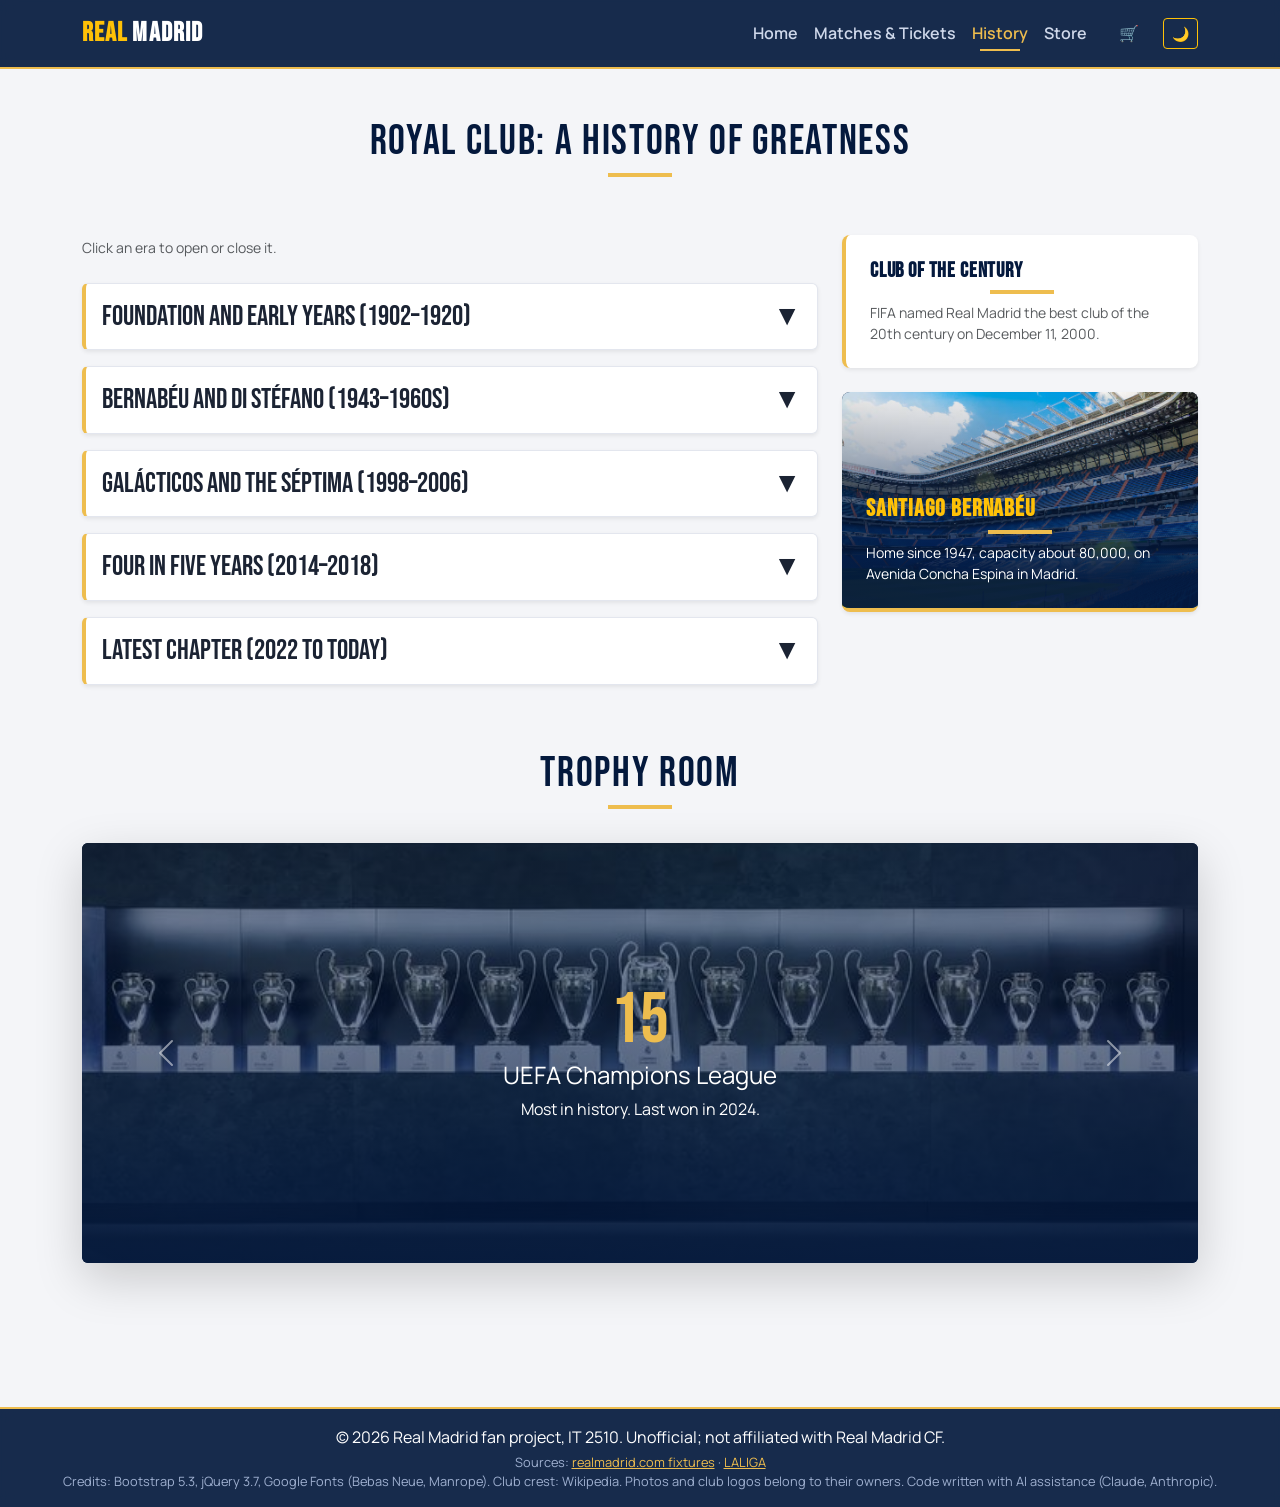
<file: history.html>
<!DOCTYPE html>
<html lang="en">
<head>
    <meta charset="UTF-8">
    <meta name="viewport" content="width=device-width, initial-scale=1.0">
    <meta name="description" content="The history of Real Madrid: eras of the club and the trophy room.">
    <link rel="icon" href="data:image/svg+xml,%3Csvg xmlns='http://www.w3.org/2000/svg' viewBox='0 0 100 100'%3E%3Ccircle cx='50' cy='50' r='48' fill='%2304193d'/%3E%3Ctext x='50' y='67' font-size='54' text-anchor='middle' fill='%23eebd4e' font-family='Arial' font-weight='bold'%3ER%3C/text%3E%3C/svg%3E">
    <script>
    // Apply the saved theme before the page is painted (no white flash)
    try { document.documentElement.setAttribute('data-bs-theme', localStorage.getItem('rmTheme') === 'dark' ? 'dark' : 'light'); } catch (e) {}
    </script>
    <title>Club History - Real Madrid</title>
    <link href="https://cdn.jsdelivr.net/npm/bootstrap@5.3.2/dist/css/bootstrap.min.css" rel="stylesheet">
    <link href="https://fonts.googleapis.com/css2?family=Bebas+Neue&family=Manrope:wght@400;600;800&display=swap" rel="stylesheet">
    <link rel="stylesheet" href="css/style.css">
    <link rel="stylesheet" href="css/theme.css">
</head>
<body>
    <header>
    <nav class="navbar navbar-expand-lg navbar-dark rm-navbar sticky-top">
        <div class="container">
            <a class="navbar-brand fw-bold text-uppercase" href="index.html">
                <span class="text-warning">Real</span> Madrid
            </a>
            <button class="navbar-toggler" type="button" data-bs-toggle="collapse" data-bs-target="#navbarNav" aria-controls="navbarNav" aria-expanded="false" aria-label="Toggle navigation">
                <span class="navbar-toggler-icon"></span>
            </button>
            <div class="collapse navbar-collapse" id="navbarNav">
                <ul class="navbar-nav ms-auto align-items-center">
                    <li class="nav-item"><a class="nav-link" href="index.html">Home</a></li>
                    <li class="nav-item"><a class="nav-link" href="matches.html">Matches &amp; Tickets</a></li>
                    <li class="nav-item"><a class="nav-link active" aria-current="page" href="history.html">History</a></li>
                    <li class="nav-item"><a class="nav-link" href="store.html">Store</a></li>
                    <li class="nav-item ms-lg-3 mt-2 mt-lg-0">
                        <a href="store.html" class="nav-link position-relative px-2 text-decoration-none" title="Shopping cart" aria-label="Shopping cart">
                            🛒
                            <span id="globalCartCount" class="position-absolute top-0 start-100 translate-middle badge rounded-pill bg-danger" style="font-size: 0.65rem; display: none;">0</span>
                        </a>
                    </li>
                    <li class="nav-item ms-lg-3 mt-2 mt-lg-0">
                        <button id="themeToggle" class="btn btn-outline-warning btn-sm" aria-label="Switch to dark mode" aria-pressed="false">
                            <span id="themeIcon" aria-hidden="true">🌙</span>
                        </button>
                    </li>
                </ul>
            </div>
        </div>
    </nav>
    </header>

    <main class="container my-5 content-wrapper">
        <h1 class="text-center mb-5 rm-title">Royal club: a history of greatness</h1>
        <section class="row mb-5">
            <article class="col-md-8">
                <p class="text-muted mb-4"><small>Click an era to open or close it.</small></p>
                <div class="era-section mb-3 border rounded p-3 shadow-sm"><h2 class="h3 mb-0"><button type="button" class="era-toggle d-flex justify-content-between align-items-center w-100" aria-expanded="false">Foundation and early years (1902–1920) <span aria-hidden="true">▼</span></button></h2><div class="era-content mt-3" style="display: none;"><div class="era-img-wrapper"><img class="era-photo" src="images/history/foundation.jpg" alt="Madrid Football Club in its early years" loading="lazy" data-fallback></div><p>Madrid Football Club was founded on March 6, 1902. Brothers Juan and Carlos Padrós were among the founders, and Julián Palacios became the first president. The club won its first Copa del Rey in 1905, beating Athletic Bilbao. In 1920 King Alfonso XIII granted the title “Real”, and the crown joined the badge.</p></div></div>
<div class="era-section mb-3 border rounded p-3 shadow-sm"><h2 class="h3 mb-0"><button type="button" class="era-toggle d-flex justify-content-between align-items-center w-100" aria-expanded="false">Bernabéu and Di Stéfano (1943–1960s) <span aria-hidden="true">▼</span></button></h2><div class="era-content mt-3" style="display: none;"><div class="era-img-wrapper"><img class="era-photo" src="images/history/di-stefano.jpg" alt="Real Madrid in the Di Stéfano era" loading="lazy" data-fallback></div><p>Santiago Bernabéu became president in 1943, and the stadium that carries his name opened in 1947. With Alfredo Di Stéfano, Ferenc Puskás and Paco Gento, Madrid won the first five European Cups (1956–1960). A sixth followed in 1966.</p></div></div>
<div class="era-section mb-3 border rounded p-3 shadow-sm"><h2 class="h3 mb-0"><button type="button" class="era-toggle d-flex justify-content-between align-items-center w-100" aria-expanded="false">Galácticos and the Séptima (1998–2006) <span aria-hidden="true">▼</span></button></h2><div class="era-content mt-3" style="display: none;"><div class="era-img-wrapper"><img class="era-photo" src="images/history/galacticos.jpg" alt="Real Madrid in the Galácticos era" loading="lazy" data-fallback></div><p>Madrid won the seventh European Cup in 1998, then the 2000 and 2002 finals. Florentino Pérez, president since 2000, signed Figo, Zidane, Ronaldo and Beckham in successive summers. Zidane’s volley at Hampden Park in 2002 won the ninth European Cup.</p></div></div>
<div class="era-section mb-3 border rounded p-3 shadow-sm"><h2 class="h3 mb-0"><button type="button" class="era-toggle d-flex justify-content-between align-items-center w-100" aria-expanded="false">Four in five years (2014–2018) <span aria-hidden="true">▼</span></button></h2><div class="era-content mt-3" style="display: none;"><div class="era-img-wrapper"><img class="era-photo" src="images/history/decima.jpg" alt="Real Madrid Champions League celebration" loading="lazy" data-fallback></div><p>La Décima came in Lisbon in 2014. Then Madrid won three Champions Leagues in a row, in 2016, 2017 and 2018, the first club to do so in the competition’s modern format.</p></div></div>
<div class="era-section mb-3 border rounded p-3 shadow-sm"><h2 class="h3 mb-0"><button type="button" class="era-toggle d-flex justify-content-between align-items-center w-100" aria-expanded="false">Latest chapter (2022 to today) <span aria-hidden="true">▼</span></button></h2><div class="era-content mt-3" style="display: none;"><div class="era-img-wrapper"><img class="era-photo" src="images/history/latest.jpg" alt="Real Madrid today" loading="lazy" data-fallback></div><p>Paris 2022 brought the 14th European Cup and Wembley 2024 the 15th, against Borussia Dortmund. In 2026/27 José Mourinho is back on the bench, and the Bernabéu has been rebuilt with a retractable roof.</p></div></div>
            </article>
            
            <aside class="col-md-4 mt-4 mt-md-0">
                <div class="fact-box shadow-sm mb-4 rounded-3 p-4 bg-white" style="border-left: 4px solid var(--gold) !important;">
                    <h2 class="h5 rm-title fw-bold mb-2" style="font-size: 1.3rem; padding-bottom: 0;">CLUB OF THE CENTURY</h2>
                    <p class="small text-muted mb-0">FIFA named Real Madrid the best club of the 20th century on December 11, 2000.</p>
                </div>
                
                <div class="fact-card shadow-sm mb-4 rounded-3">
                    <img src="images/bernabeu.jpg" class="fact-card-bg" alt="Santiago Bernabéu" onerror="this.style.opacity='0'">
                    <div class="fact-card-overlay"></div>
                    <div class="fact-card-content p-4">
                        <h2 class="h5 text-warning fw-bold mb-2 rm-title" style="font-size: 1.5rem; padding-bottom: 0;">SANTIAGO BERNABÉU</h2>
                        <p class="small text-white mb-0" style="position: relative; z-index: 3;">Home since 1947, capacity about 80,000, on Avenida Concha Espina in Madrid.</p>
                    </div>
                </div>
            </aside>
        </section>
        
        <section class="mt-5 mb-5 pb-5">
            <h2 class="text-center mb-4 rm-title">Trophy room</h2>
            <div id="trophyCarousel" class="carousel slide shadow-lg rounded" data-bs-ride="carousel">
                <div class="carousel-inner text-center rounded" id="carousel-content">
                    <!-- Trophies rendered by history.js -->
                </div>
                <button class="carousel-control-prev" type="button" data-bs-target="#trophyCarousel" data-bs-slide="prev" aria-label="Previous"><span class="carousel-control-prev-icon"></span></button>
                <button class="carousel-control-next" type="button" data-bs-target="#trophyCarousel" data-bs-slide="next" aria-label="Next"><span class="carousel-control-next-icon"></span></button>
            </div>
        </section>
    </main>

    <button id="backToTop" class="btn btn-warning rounded-circle shadow p-3 fw-bold" aria-label="Back to top">↑</button>

    <footer class="rm-navbar text-white text-center py-3 mt-auto">
        <p class="mb-1">© 2026 Real Madrid fan project, IT 2510. Unofficial; not affiliated with Real Madrid CF.</p>
        <p class="src mb-0">Sources: <a href="https://www.realmadrid.com">realmadrid.com fixtures</a> · <a href="https://www.laliga.com">LALIGA</a></p>
        <p class="src mb-0">Credits: Bootstrap 5.3, jQuery 3.7, Google Fonts (Bebas Neue, Manrope). Club crest: Wikipedia. Photos and club logos belong to their owners. Code written with AI assistance (Claude, Anthropic).</p>
    </footer>

    <script src="https://code.jquery.com/jquery-3.7.1.min.js"></script>
    <script src="https://cdn.jsdelivr.net/npm/bootstrap@5.3.2/dist/js/bootstrap.bundle.min.js"></script>
    <script src="theme.js"></script>
    <script src="main.js"></script>
    <script src="history.js"></script>
</body>
</html>
</file>
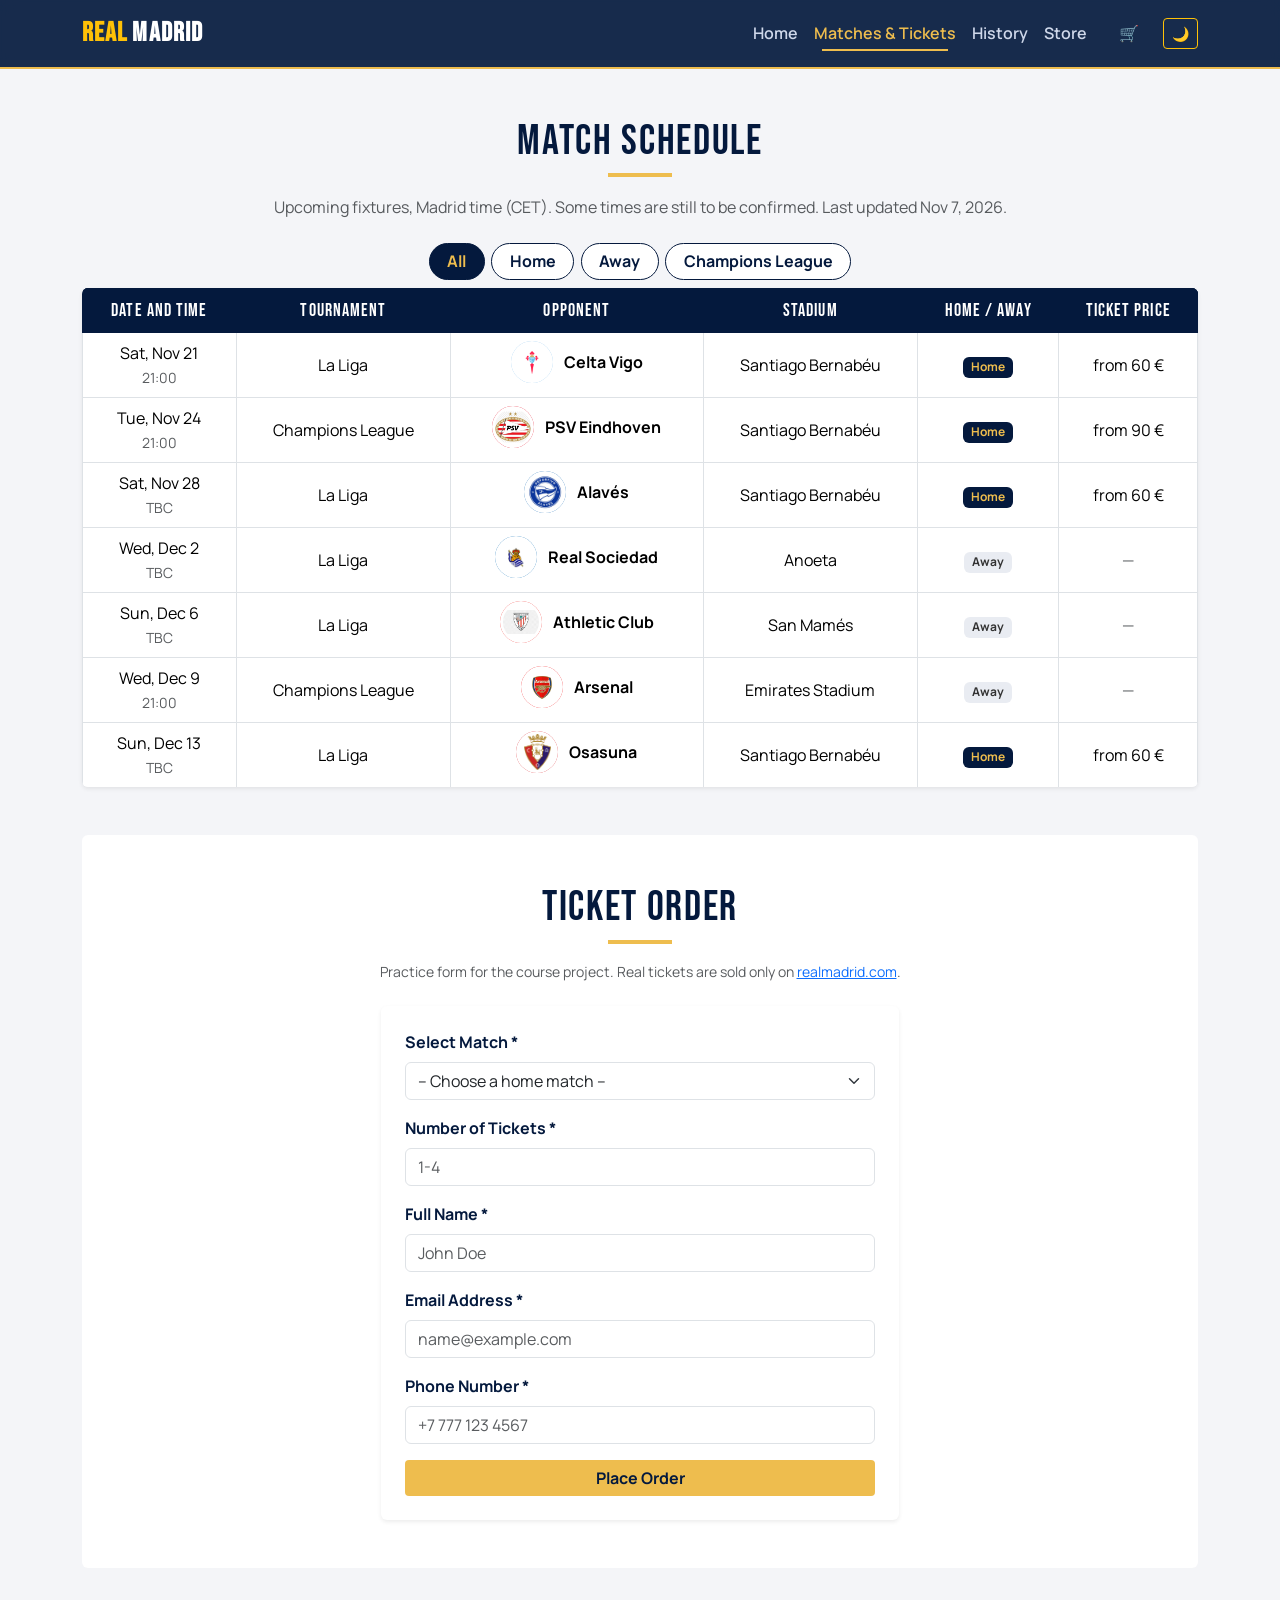
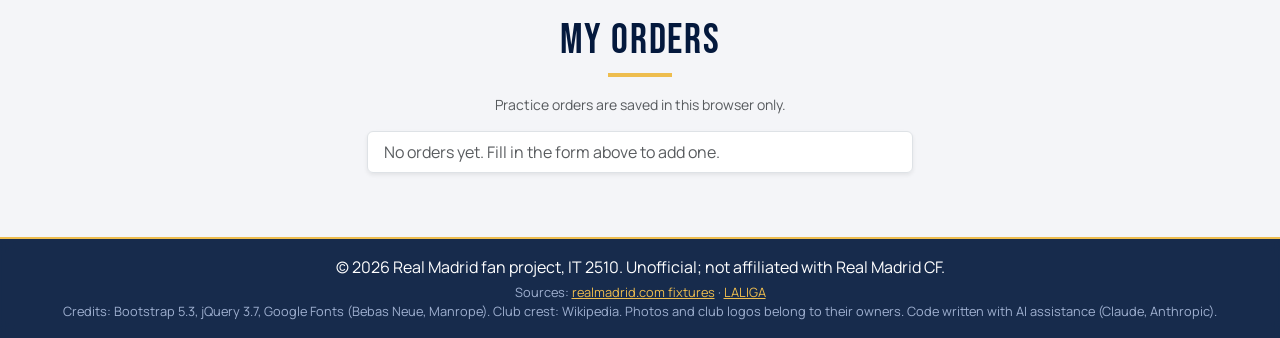
<file: matches.html>
<!DOCTYPE html>
<html lang="en">
<head>
    <meta charset="UTF-8">
    <meta name="viewport" content="width=device-width, initial-scale=1.0">
    <meta name="description" content="Real Madrid fixtures with filters and a practice ticket order form.">
    <link rel="icon" href="data:image/svg+xml,%3Csvg xmlns='http://www.w3.org/2000/svg' viewBox='0 0 100 100'%3E%3Ccircle cx='50' cy='50' r='48' fill='%2304193d'/%3E%3Ctext x='50' y='67' font-size='54' text-anchor='middle' fill='%23eebd4e' font-family='Arial' font-weight='bold'%3ER%3C/text%3E%3C/svg%3E">
    <script>
    // Apply the saved theme before the page is painted (no white flash)
    try { document.documentElement.setAttribute('data-bs-theme', localStorage.getItem('rmTheme') === 'dark' ? 'dark' : 'light'); } catch (e) {}
    </script>
    <title>Matches &amp; Tickets - Real Madrid</title>
    <link href="https://cdn.jsdelivr.net/npm/bootstrap@5.3.2/dist/css/bootstrap.min.css" rel="stylesheet">
    <link href="https://fonts.googleapis.com/css2?family=Bebas+Neue&family=Manrope:wght@400;600;800&display=swap" rel="stylesheet">
    <link rel="stylesheet" href="css/style.css">
    <link rel="stylesheet" href="css/theme.css">
</head>
<body>
    <header>
    <nav class="navbar navbar-expand-lg navbar-dark rm-navbar sticky-top">
        <div class="container">
            <a class="navbar-brand fw-bold text-uppercase" href="index.html">
                <span class="text-warning">Real</span> Madrid
            </a>
            <button class="navbar-toggler" type="button" data-bs-toggle="collapse" data-bs-target="#navbarNav" aria-controls="navbarNav" aria-expanded="false" aria-label="Toggle navigation">
                <span class="navbar-toggler-icon"></span>
            </button>
            <div class="collapse navbar-collapse" id="navbarNav">
                <ul class="navbar-nav ms-auto align-items-center">
                    <li class="nav-item"><a class="nav-link" href="index.html">Home</a></li>
                    <li class="nav-item"><a class="nav-link active" aria-current="page" href="matches.html">Matches &amp; Tickets</a></li>
                    <li class="nav-item"><a class="nav-link" href="history.html">History</a></li>
                    <li class="nav-item"><a class="nav-link" href="store.html">Store</a></li>
                    <li class="nav-item ms-lg-3 mt-2 mt-lg-0">
                        <a href="store.html" class="nav-link position-relative px-2 text-decoration-none" title="Shopping cart" aria-label="Shopping cart">
                            🛒
                            <span id="globalCartCount" class="position-absolute top-0 start-100 translate-middle badge rounded-pill bg-danger" style="font-size: 0.65rem; display: none;">0</span>
                        </a>
                    </li>
                    <li class="nav-item ms-lg-3 mt-2 mt-lg-0">
                        <button id="themeToggle" class="btn btn-outline-warning btn-sm" aria-label="Switch to dark mode" aria-pressed="false">
                            <span id="themeIcon" aria-hidden="true">🌙</span>
                        </button>
                    </li>
                </ul>
            </div>
        </div>
    </nav>
    </header>

<main class="content-wrapper container my-5">
        <h1 class="text-center mb-2 rm-title">Match Schedule</h1>
        <p class="text-center text-muted mb-4">Upcoming fixtures, Madrid time (CET). Some times are still to be confirmed. Last updated Nov 7, 2026.</p>
        <div class="text-center" id="matchFilters" role="group" aria-label="Filter matches"><button class="filter-btn active" data-f="">All</button><button class="filter-btn" data-f="Home">Home</button><button class="filter-btn" data-f="Away">Away</button><button class="filter-btn" data-f="Champions League">Champions League</button></div>
        <div class="table-responsive shadow-sm rounded mb-5">
            <table id="matchTable" class="table table-hover table-bordered align-middle text-center mb-0">
                <caption class="visually-hidden">Upcoming Real Madrid fixtures</caption>
                <thead class="rm-table-header text-white">
                    <tr>
                        <th scope="col">Date and time</th>
                        <th scope="col">Tournament</th>
                        <th scope="col">Opponent</th>
                        <th scope="col">Stadium</th>
                        <th scope="col">Home / Away</th>
                        <th scope="col">Ticket price</th>
                    </tr>
                </thead>
                <tbody><tr><td>Sat, Nov 21<br><small class="text-muted">21:00</small></td><td>La Liga</td><td><span class="club"><span class="club-logo"><span style="background:#8ac3ee;color:#04193d">CEL</span><img src="images/clubs/celta.png" alt="" loading="lazy" data-fallback></span>Celta Vigo</span></td><td>Santiago Bernabéu</td><td><span class="badge badge-home">Home</span></td><td data-match="celta"></td></tr><tr><td>Tue, Nov 24<br><small class="text-muted">21:00</small></td><td>Champions League</td><td><span class="club"><span class="club-logo"><span style="background:#e2001a;color:#fff">PSV</span><img src="images/clubs/psv.png" alt="" loading="lazy" data-fallback></span>PSV Eindhoven</span></td><td>Santiago Bernabéu</td><td><span class="badge badge-home">Home</span></td><td data-match="psv"></td></tr><tr><td>Sat, Nov 28<br><small class="text-muted">TBC</small></td><td>La Liga</td><td><span class="club"><span class="club-logo"><span style="background:#0761af;color:#fff">ALA</span><img src="images/clubs/alaves.png" alt="" loading="lazy" data-fallback></span>Alavés</span></td><td>Santiago Bernabéu</td><td><span class="badge badge-home">Home</span></td><td data-match="alaves"></td></tr><tr><td>Wed, Dec 2<br><small class="text-muted">TBC</small></td><td>La Liga</td><td><span class="club"><span class="club-logo"><span style="background:#0067b1;color:#fff">RSO</span><img src="images/clubs/real-sociedad.png" alt="" loading="lazy" data-fallback></span>Real Sociedad</span></td><td>Anoeta</td><td><span class="badge badge-away">Away</span></td><td class="text-muted" title="Away tickets are sold by the host club">—</td></tr><tr><td>Sun, Dec 6<br><small class="text-muted">TBC</small></td><td>La Liga</td><td><span class="club"><span class="club-logo"><span style="background:#ee2523;color:#fff">ATH</span><img src="images/clubs/athletic.png" alt="" loading="lazy" data-fallback></span>Athletic Club</span></td><td>San Mamés</td><td><span class="badge badge-away">Away</span></td><td class="text-muted" title="Away tickets are sold by the host club">—</td></tr><tr><td>Wed, Dec 9<br><small class="text-muted">21:00</small></td><td>Champions League</td><td><span class="club"><span class="club-logo"><span style="background:#ef0107;color:#fff">ARS</span><img src="images/clubs/arsenal.png" alt="" loading="lazy" data-fallback></span>Arsenal</span></td><td>Emirates Stadium</td><td><span class="badge badge-away">Away</span></td><td class="text-muted" title="Away tickets are sold by the host club">—</td></tr><tr><td>Sun, Dec 13<br><small class="text-muted">TBC</small></td><td>La Liga</td><td><span class="club"><span class="club-logo"><span style="background:#d91a21;color:#fff">OSA</span><img src="images/clubs/osasuna.png" alt="" loading="lazy" data-fallback></span>Osasuna</span></td><td>Santiago Bernabéu</td><td><span class="badge badge-home">Home</span></td><td data-match="osasuna"></td></tr></tbody>
            </table>
        </div>

        <section class="bg-light py-5 rounded px-3">
            <div class="container">
                <h2 class="text-center mb-2 rm-title">Ticket Order</h2>
                <p class="text-center text-muted small mb-4">Practice form for the course project. Real tickets are sold only on <a href="https://www.realmadrid.com">realmadrid.com</a>.</p>
                <div class="row justify-content-center">
                    <div class="col-12 col-md-8 col-lg-6">
                        
                        <div id="successMessage" class="alert alert-success fw-bold text-center" role="status" style="display: none;"></div>

                        <form id="ticketForm" class="bg-white p-4 rounded shadow-sm" novalidate>
                            <!-- Field 1: Match -->
                            <div class="mb-3">
                                <label class="form-label fw-bold" for="matchSelect">Select Match *</label>
                                <select id="matchSelect" class="form-select">
                                            <option value="" disabled selected hidden>-- Choose a home match --</option>
                                            <option value="celta">Real Madrid vs Celta Vigo, Nov 21</option>
                                            <option value="psv">Real Madrid vs PSV, Nov 24 (Champions League)</option>
                                            <option value="alaves">Real Madrid vs Alavés, Nov 28</option>
                                            <option value="osasuna">Real Madrid vs Osasuna, Dec 13</option>
                                          </select>
                                <div class="invalid-feedback">Please select a match.</div>
                                <div id="matchInfo"></div>
                            </div>
                            
                            <!-- Field 2: Tickets -->
                            <div class="mb-3">
                                <label class="form-label fw-bold" for="ticketCount">Number of Tickets *</label>
                                <input type="number" id="ticketCount" class="form-control" placeholder="1-4" min="1" max="4" inputmode="numeric">
                                <div class="invalid-feedback">You can order between 1 and 4 tickets.</div>
                            </div>

                            <!-- Field 3: Full Name -->
                            <div class="mb-3">
                                <label class="form-label fw-bold" for="fullName">Full Name *</label>
                                <input type="text" id="fullName" class="form-control" autocomplete="name" placeholder="John Doe">
                                <div class="invalid-feedback">Name must be at least 3 characters long.</div>
                            </div>
                            
                            <!-- Field 4: Email -->
                            <div class="mb-3">
                                <label class="form-label fw-bold" for="email">Email Address *</label>
                                <input type="email" id="email" class="form-control" autocomplete="email" placeholder="name@example.com">
                                <div class="invalid-feedback">Please enter a valid email format.</div>
                            </div>

                            <!-- Field 5: Phone -->
                            <div class="mb-3">
                                <label class="form-label fw-bold" for="phone">Phone Number *</label>
                                <input type="tel" id="phone" class="form-control" autocomplete="tel" placeholder="+7 777 123 4567">
                                <div class="invalid-feedback">Please enter a valid phone number (min 10 digits).</div>
                            </div>
                            
                            <button type="submit" class="btn btn-warning w-100 fw-bold text-dark">Place Order</button>
                        </form>
                    </div>
                </div>
            </div>
        </section>

        <section class="mt-5" aria-labelledby="ordersTitle">
            <h2 id="ordersTitle" class="text-center mb-2 rm-title">My orders</h2>
            <p class="text-center text-muted small mb-3">Practice orders are saved in this browser only.</p>
            <div class="row justify-content-center">
                <div class="col-12 col-md-8 col-lg-6">
                    <ul id="ordersList" class="list-group shadow-sm mb-3"></ul>
                    <button type="button" id="clearOrders" class="btn btn-outline-danger btn-sm w-100" style="display: none;">Clear all orders</button>
                </div>
            </div>
        </section>
    </main>

    <footer class="rm-navbar text-white text-center py-3 mt-auto">
        <p class="mb-1">© 2026 Real Madrid fan project, IT 2510. Unofficial; not affiliated with Real Madrid CF.</p>
        <p class="src mb-0">Sources: <a href="https://www.realmadrid.com">realmadrid.com fixtures</a> · <a href="https://www.laliga.com">LALIGA</a></p>
        <p class="src mb-0">Credits: Bootstrap 5.3, jQuery 3.7, Google Fonts (Bebas Neue, Manrope). Club crest: Wikipedia. Photos and club logos belong to their owners. Code written with AI assistance (Claude, Anthropic).</p>
    </footer>

    <script src="https://code.jquery.com/jquery-3.7.1.min.js"></script>
    <script src="https://cdn.jsdelivr.net/npm/bootstrap@5.3.2/dist/js/bootstrap.bundle.min.js"></script>
    <script src="theme.js"></script>
    <script src="main.js"></script>
    <script src="matches.js"></script>
    <script src="form.js"></script>
</body>
</html>
</file>
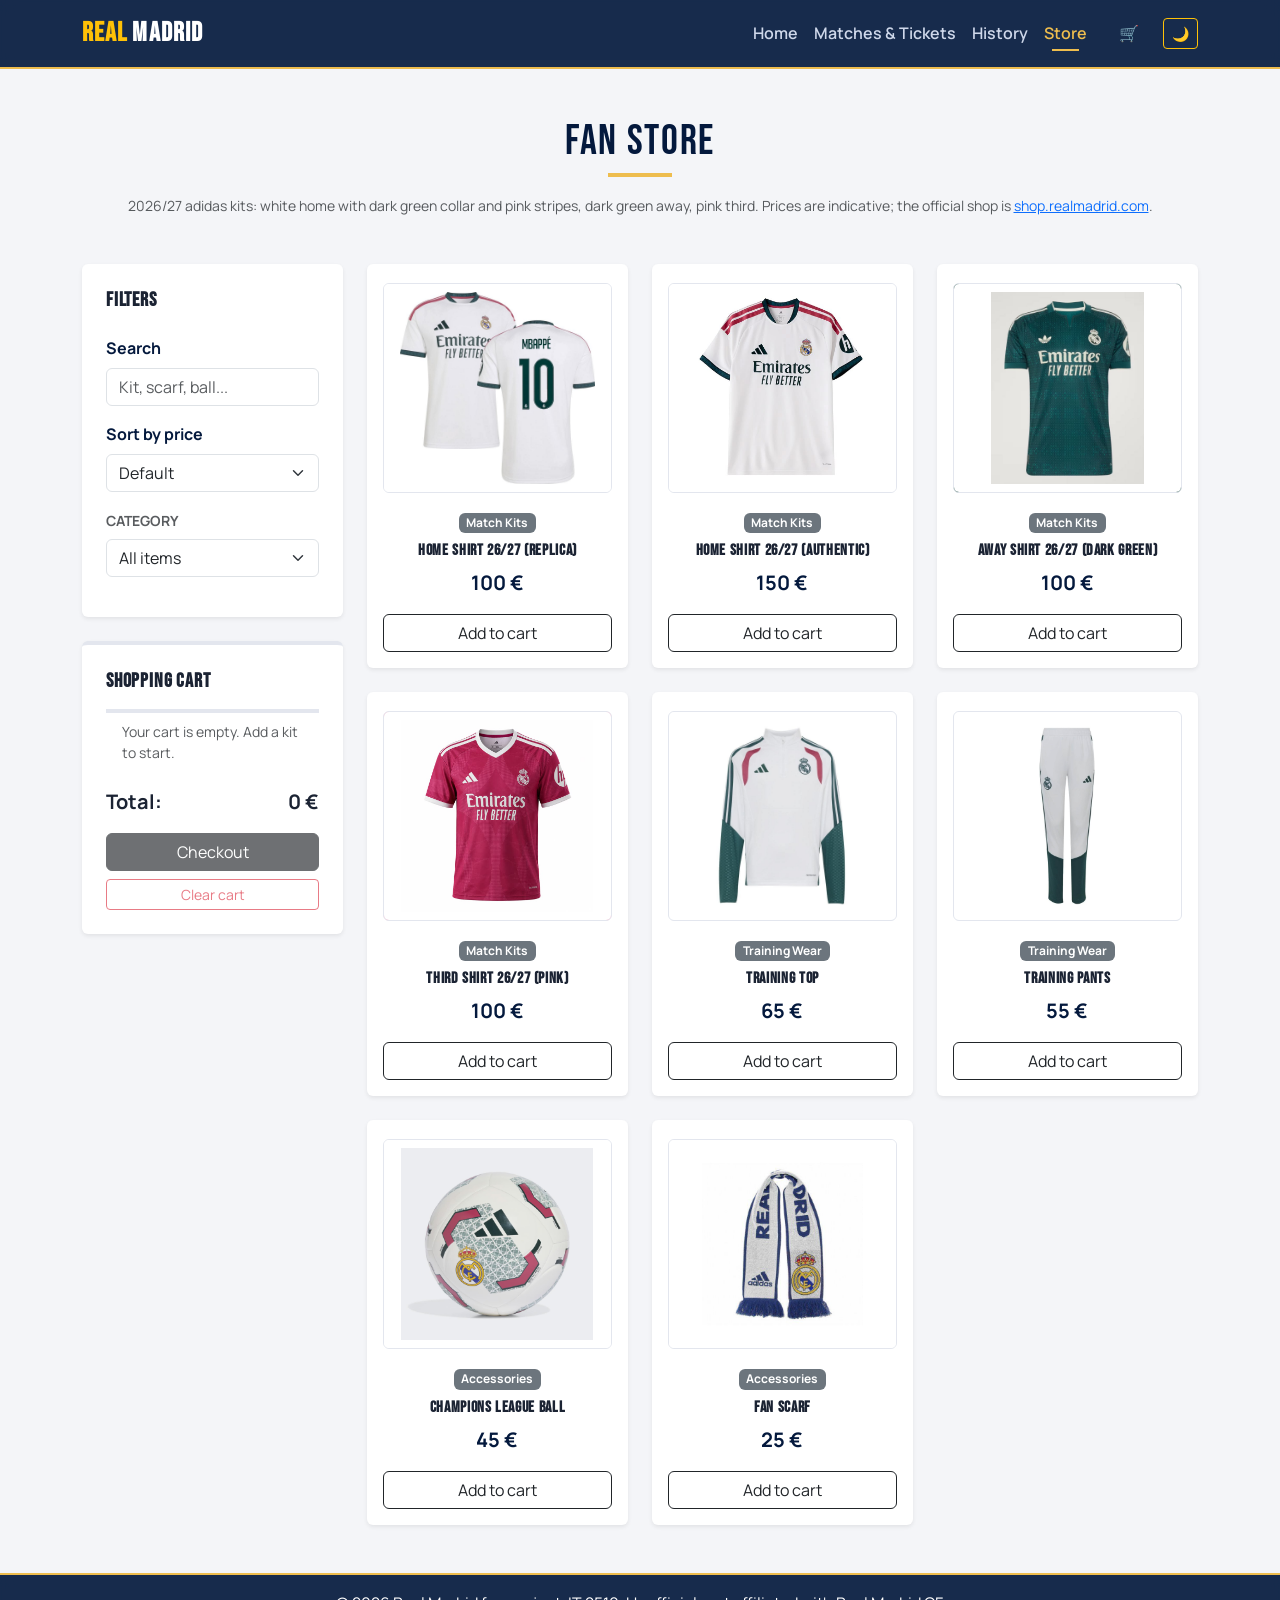
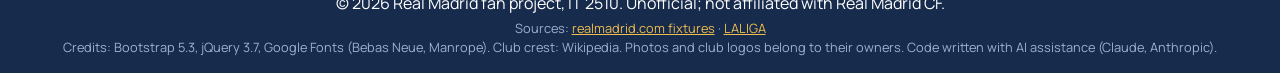
<file: store.html>
<!DOCTYPE html>
<html lang="en">
<head>
    <meta charset="UTF-8">
    <meta name="viewport" content="width=device-width, initial-scale=1.0">
    <meta name="description" content="Real Madrid fan store with search, filters and a shopping cart saved in your browser.">
    <link rel="icon" href="data:image/svg+xml,%3Csvg xmlns='http://www.w3.org/2000/svg' viewBox='0 0 100 100'%3E%3Ccircle cx='50' cy='50' r='48' fill='%2304193d'/%3E%3Ctext x='50' y='67' font-size='54' text-anchor='middle' fill='%23eebd4e' font-family='Arial' font-weight='bold'%3ER%3C/text%3E%3C/svg%3E">
    <script>
    // Apply the saved theme before the page is painted (no white flash)
    try { document.documentElement.setAttribute('data-bs-theme', localStorage.getItem('rmTheme') === 'dark' ? 'dark' : 'light'); } catch (e) {}
    </script>
    <title>Official Store - Real Madrid</title>
    <link href="https://cdn.jsdelivr.net/npm/bootstrap@5.3.2/dist/css/bootstrap.min.css" rel="stylesheet">
    <link href="https://fonts.googleapis.com/css2?family=Bebas+Neue&family=Manrope:wght@400;600;800&display=swap" rel="stylesheet">
    <link rel="stylesheet" href="css/style.css">
    <link rel="stylesheet" href="css/theme.css">
</head>
<body>
    <header>
    <nav class="navbar navbar-expand-lg navbar-dark rm-navbar sticky-top">
        <div class="container">
            <a class="navbar-brand fw-bold text-uppercase" href="index.html">
                <span class="text-warning">Real</span> Madrid
            </a>
            <button class="navbar-toggler" type="button" data-bs-toggle="collapse" data-bs-target="#navbarNav" aria-controls="navbarNav" aria-expanded="false" aria-label="Toggle navigation">
                <span class="navbar-toggler-icon"></span>
            </button>
            <div class="collapse navbar-collapse" id="navbarNav">
                <ul class="navbar-nav ms-auto align-items-center">
                    <li class="nav-item"><a class="nav-link" href="index.html">Home</a></li>
                    <li class="nav-item"><a class="nav-link" href="matches.html">Matches &amp; Tickets</a></li>
                    <li class="nav-item"><a class="nav-link" href="history.html">History</a></li>
                    <li class="nav-item"><a class="nav-link active" aria-current="page" href="store.html">Store</a></li>
                    <li class="nav-item ms-lg-3 mt-2 mt-lg-0">
                        <a href="store.html" class="nav-link position-relative px-2 text-decoration-none" title="Shopping cart" aria-label="Shopping cart">
                            🛒
                            <span id="globalCartCount" class="position-absolute top-0 start-100 translate-middle badge rounded-pill bg-danger" style="font-size: 0.65rem; display: none;">0</span>
                        </a>
                    </li>
                    <li class="nav-item ms-lg-3 mt-2 mt-lg-0">
                        <button id="themeToggle" class="btn btn-outline-warning btn-sm" aria-label="Switch to dark mode" aria-pressed="false">
                            <span id="themeIcon" aria-hidden="true">🌙</span>
                        </button>
                    </li>
                </ul>
            </div>
        </div>
    </nav>
    </header>

<main class="container my-5 content-wrapper">
        <h1 class="text-center mb-2 rm-title">Fan store</h1>
        <p class="text-center text-muted mb-5 small">2026/27 adidas kits: white home with dark green collar and pink stripes, dark green away, pink third. Prices are indicative; the official shop is <a href="https://shop.realmadrid.com">shop.realmadrid.com</a>.</p>
        
        <div class="row">
            <!-- Sidebar with Filters -->
            <aside class="col-lg-3 mb-4">
                <div class="card border-0 shadow-sm p-4 mb-4">
                    <h2 class="h5 fw-bold mb-4">Filters</h2>
                    <div class="mb-3"><label class="form-label fw-bold" for="searchInput">Search</label>
                        <input id="searchInput" type="search" class="form-control" placeholder="Kit, scarf, ball..."></div>
                    <div class="mb-3"><label class="form-label fw-bold" for="sortSelect">Sort by price</label>
                        <select id="sortSelect" class="form-select"><option value="">Default</option><option value="asc">Low to high</option><option value="desc">High to low</option></select></div>
                    <div class="mb-3">
                        <label class="form-label text-muted small text-uppercase fw-bold" for="categoryFilter">Category</label>
                        <select id="categoryFilter" class="form-select">
                            <option value="All">All items</option>
                            <option value="Match Kits">Match Kits</option>
                            <option value="Training Wear">Training Wear</option>
                            <option value="Accessories">Accessories</option>
                        </select>
                    </div>
                </div>

                <!-- Shopping Cart -->
                <div id="cartCard" class="card border-0 shadow-sm p-4 border-top border-warning border-4">
                    <h2 class="h5 fw-bold mb-3">Shopping Cart</h2>
                    <ul id="cartItemsList" class="list-group list-group-flush mb-3 small" aria-live="polite">
                        <li class="list-group-item text-muted">Cart is empty</li>
                    </ul>
                    <div class="d-flex justify-content-between fw-bold fs-5 mb-3">
                        <span>Total:</span>
                        <span id="cartTotalSum">0 €</span>
                    </div>
                    <button id="checkoutBtn" class="btn btn-dark w-100" disabled>Checkout</button>
                    <button id="clearCartBtn" class="btn btn-outline-danger btn-sm w-100 mt-2" disabled>Clear cart</button>
                </div>
            </aside>

            <!-- Product Grid -->
            <section class="col-lg-9" aria-label="Products">
                <h2 class="visually-hidden">Products</h2>
                <!-- Products will be generated here by JS -->
                <div id="productGrid" class="row g-4"></div>
                <!-- Empty result message -->
                <div id="emptyMessage" class="text-center text-muted mt-5" style="display: none;">
                    <h4>No products match your search. Try another word or category.</h4>
                </div>
            </section>
        </div>
    </main>
    <div id="toast" class="rm-toast" role="status"></div>

    <footer class="rm-navbar text-white text-center py-3 mt-auto">
        <p class="mb-1">© 2026 Real Madrid fan project, IT 2510. Unofficial; not affiliated with Real Madrid CF.</p>
        <p class="src mb-0">Sources: <a href="https://www.realmadrid.com">realmadrid.com fixtures</a> · <a href="https://www.laliga.com">LALIGA</a></p>
        <p class="src mb-0">Credits: Bootstrap 5.3, jQuery 3.7, Google Fonts (Bebas Neue, Manrope). Club crest: Wikipedia. Photos and club logos belong to their owners. Code written with AI assistance (Claude, Anthropic).</p>
    </footer>

    <script src="https://code.jquery.com/jquery-3.7.1.min.js"></script>
    <script src="https://cdn.jsdelivr.net/npm/bootstrap@5.3.2/dist/js/bootstrap.bundle.min.js"></script>
    <script src="theme.js"></script>
    <script src="main.js"></script>
    <script src="store.js"></script>
</body>
</html>
</file>
<file: css/style.css>
/* Club colors and theme variables */
:root {
    --rm-blue: #04193d;
    --rm-gold: #eebd4e;
    --rm-white: #ffffff;

    /* Light theme */
    --bg-color: #f4f5f8;
    --text-color: #1b2333;
    --card-bg: #ffffff;
    --card-border: #e3e6ee;
    --title: #04193d;
}

/* Dark theme (set on <html> together with Bootstrap's data-bs-theme) */
:root[data-bs-theme="dark"] {
    --bg-color: #121212;
    --text-color: #e4eaf5;
    --card-bg: #1e1e1e;
    --card-border: #333333;
    --title: #eebd4e;
}

/* Apply the variables to the main elements */
body {
    background-color: var(--bg-color);
    color: var(--text-color);
    transition: background-color 0.3s, color 0.3s;
    font-family: 'Segoe UI', Tahoma, Geneva, Verdana, sans-serif;
    display: flex;
    flex-direction: column;
    min-height: 100vh;
}

/* Cards, sections and forms follow the theme too */
.card, .fact-box, .era-section, #ticketForm, .bg-light, .bg-white {
    background-color: var(--card-bg) !important;
    border-color: var(--card-border) !important;
    color: var(--text-color) !important;
}

main, .content-wrapper {
    flex: 1;
}

/* Bootstrap components in club colors */
.rm-navbar {
    background-color: var(--rm-blue);
}

.rm-title {
    color: var(--title);
    font-weight: 700;
    text-transform: uppercase;
}

.btn-warning {
    background-color: var(--rm-gold);
    border: none;
}
.btn-warning:hover {
    background-color: #d1a33a;
}

/* First team section */
.custom-squad-section {
    padding: 60px 20px;
    background-color: var(--bg-color);
}
.custom-container {
    max-width: 1200px;
    margin: 0 auto;
}
.custom-heading {
    text-align: center;
    font-size: 2rem;
    color: var(--title);
    margin-bottom: 30px;
    text-transform: uppercase;
    font-weight: bold;
}
.custom-grid {
    display: grid;
    grid-template-columns: 1fr;
    gap: 20px;
}
.player-card {
    background-color: var(--card-bg);
    border-radius: 10px;
    overflow: hidden;
    position: relative;
    box-shadow: 0 4px 15px rgba(0,0,0,0.1);
    transition: transform 0.3s ease;
    isolation: isolate; 
}
.player-info {
    padding: 20px;
    text-align: center;
}
.player-name {
    font-size: 1.2rem;
    margin: 0 0 5px 0;
    color: var(--title);
}
.player-role {
    color: var(--bs-secondary-color);
    margin: 0;
    font-size: 0.9rem;
}
.player-stats {
    position: absolute;
    top: 0;
    left: 0;
    width: 100%;
    height: 250px;
    background-color: rgba(4, 25, 61, 0.9);
    color: var(--rm-gold);
    display: flex;
    flex-direction: column;
    justify-content: center;
    align-items: center;
    opacity: 0;
    transition: opacity 0.3s ease;
}
.player-card:hover .player-stats {
    opacity: 1;
}
.player-photo {
    position: relative;
    height: 250px;
    background-color: #212529;
    display: flex;
    align-items: center;
    justify-content: center;
    overflow: hidden;
    border-top-left-radius: 10px; 
    border-top-right-radius: 10px;
}
.player-photo img {
    position: absolute;
    top: 0;
    left: 0;
    width: 100%;
    height: 100%;
    object-fit: cover;
    object-position: bottom center; 
}
@media (min-width: 768px) {
    .custom-grid { grid-template-columns: repeat(2, 1fr); gap: 30px; }
    .player-name { font-size: 1.5rem; }
}
@media (min-width: 1280px) {
    .custom-grid { grid-template-columns: repeat(3, 1fr); gap: 40px; }
    .custom-heading { font-size: 2.5rem; margin-bottom: 50px; }
}

.rm-table-header {
    background-color: var(--rm-blue);
    border-color: var(--title);
}
.form-label.fw-bold {
    color: var(--title);
}

/* JQuery Effects / Hover states */
.store-card {
    transition: transform 0.2s, box-shadow 0.2s;
}
.store-card:hover {
    transform: translateY(-5px);
    box-shadow: 0 10px 20px rgba(0,0,0,0.15) !important;
}
#backToTop {
    display: none;
    position: fixed;
    bottom: 20px;
    right: 20px;
    z-index: 99;
}

/* Image bounding box fixes for History page */
.era-img-wrapper {
    width: 100%;
    border-radius: 8px;
    overflow: hidden;
    margin-bottom: 1.2rem;
    box-shadow: 0 4px 10px rgba(0,0,0,0.08);
}

.era-img-wrapper img.era-photo {
    width: 100%;
    height: auto;
    max-height: 450px;
    object-fit: cover; 
    object-position: top center; /* Focuses on faces if cropped */
    display: block;
    background-color: transparent !important;
}

/* NEW FACT CARD (Replaces fact-box) */
.fact-card {
    position: relative;
    border-radius: 12px;
    overflow: hidden;
    min-height: 220px;
    display: flex;
    flex-direction: column;
    justify-content: flex-end;
    transition: transform 0.3s ease, box-shadow 0.3s ease;
    border-bottom: 4px solid var(--gold);
    background-color: var(--ink); /* Fallback if no image */
}

.fact-card:hover {
    transform: translateY(-5px);
    box-shadow: 0 10px 25px rgba(0,0,0,0.2);
}

.fact-card-bg {
    position: absolute;
    top: 0;
    left: 0;
    width: 100%;
    height: 100%;
    object-fit: cover;
    z-index: 0;
    background-color: var(--ink);
}

.fact-card-overlay {
    position: absolute;
    top: 0;
    left: 0;
    width: 100%;
    height: 100%;
    background: linear-gradient(to top, rgba(4, 25, 61, 0.95) 15%, rgba(4, 25, 61, 0.4) 60%, transparent 100%);
    z-index: 1;
}

.fact-card-content {
    position: relative;
    z-index: 2;
    padding: 20px;
}

.fact-card {
    position: relative;
    border-radius: 12px;
    overflow: hidden;
    min-height: 220px;
    display: flex;
    flex-direction: column;
    justify-content: flex-end;
    transition: transform 0.3s ease, box-shadow 0.3s ease;
    border-bottom: 4px solid var(--rm-gold); /* исправлено */
    background-color: var(--rm-blue);        /* исправлено */
}
</file>
<file: css/theme.css>
/* Bernabéu night theme — loaded after style.css */
:root{--ink:#04193d;--ink2:#0a2a5e;--gold:#eebd4e;--line:rgba(238,189,78,.35)}
body{font-family:'Manrope','Segoe UI',sans-serif;background:var(--bg-color, #f4f5f8);color:var(--text-color, #1b2333)}
h1,h2,h3,.display-4,.rm-title,.navbar-brand{font-family:'Bebas Neue','Oswald',Impact,sans-serif;letter-spacing:.04em;font-weight:400}
.rm-title{font-size:2.6rem;color:var(--title);text-transform:none;font-weight:400;position:relative;padding-bottom:.6rem}
.rm-title::after{content:"";display:block;width:64px;height:4px;background:var(--gold);margin:.4rem auto 0}
.navbar-brand{font-size:1.7rem}
.rm-navbar{background:rgba(4,25,61,.92)!important;backdrop-filter:blur(8px);border-bottom:2px solid var(--gold)}
.rm-navbar .nav-link{color:#cfd8ea;font-weight:600;padding:.5rem 1rem;position:relative}
.rm-navbar .nav-link.active,.rm-navbar .nav-link:hover{color:var(--gold)}
.rm-navbar .nav-link.active::after{content:"";position:absolute;left:1rem;right:1rem;bottom:2px;height:2px;background:var(--gold)}

/* Hero: stadium floodlights + pitch stripes */
.hero-night{position:relative;overflow:hidden;color:#fff;padding:5rem 0 4.5rem;
background:radial-gradient(ellipse 60% 80% at 75% 0%,rgba(238,189,78,.28),transparent 60%),
repeating-linear-gradient(90deg,rgba(255,255,255,.025) 0 70px,transparent 70px 140px),
linear-gradient(180deg,#04193d,#020d22)}
.hero-night::after{content:"";position:absolute;left:50%;bottom:-180px;width:360px;height:360px;margin-left:-180px;border:2px solid var(--line);border-radius:50%;pointer-events:none}
.hero-title{font-size:clamp(4rem,12vw,9rem);line-height:.88;margin:0;color:transparent;-webkit-text-stroke:2px var(--gold)}
.hero-title span{display:block;color:#fff;-webkit-text-stroke:0}
.hero-night .lead{color:#b9c6e0;max-width:34rem}
.crest{filter:drop-shadow(0 0 40px rgba(238,189,78,.45));animation:float 6s ease-in-out infinite}
@keyframes float{50%{transform:translateY(-12px)}}
.countdown{display:flex;gap:.75rem;margin:1.5rem 0}
.countdown div{min-width:78px;text-align:center;padding:.6rem .4rem;border:1px solid var(--line);border-radius:6px;background:rgba(255,255,255,.05)}
.countdown b{display:block;font:400 2.4rem/1 'Bebas Neue',sans-serif;color:var(--gold)}
.countdown small{color:#9fb0d0;font-size:.75rem}
.next-label {color: #e4eaf5;font-size: 1rem;margin: 0;font-weight: 600;text-shadow: 0 2px 4px rgba(0, 0, 0, 0.9), 0 0 10px rgba(4, 25, 61, 0.8);}
.last-match {display: inline-block;border-left: 4px solid var(--gold);padding: .5rem 1.2rem;background: rgba(4, 25, 61, 0.8);backdrop-filter: blur(4px);margin-bottom: 1.5rem;border-radius: 0 8px 8px 0;box-shadow: 0 4px 15px rgba(0, 0, 0, 0.4);}
.btn-warning{color:#04193d!important;font-weight:700;border-radius:4px;padding-inline:1.6rem}
.btn-warning:hover{background:#fff!important}

/* Cards, tables, forms */
.store-card{border-radius:6px!important;border-top:3px solid transparent!important}
.store-card:hover{border-top-color:var(--gold)!important}
.rm-table-header th{font-family:'Bebas Neue',sans-serif;font-weight:400;letter-spacing:.06em;font-size:1.15rem}
.form-control:focus,.form-select:focus{border-color:var(--gold);box-shadow:0 0 0 .2rem rgba(238,189,78,.3)}
.era-section{border-left:4px solid var(--gold)!important;background:var(--card-bg)!important}
.carousel-inner{background:linear-gradient(135deg,#04193d,#0a2a5e)!important}
.player-name{font-family:'Bebas Neue',sans-serif;letter-spacing:.04em;font-weight:400}
footer.rm-navbar{border-top:2px solid var(--gold);border-bottom:0}
.cart-bounce{animation:pop .35s}
@keyframes pop{50%{transform:scale(1.04)}}
a:focus-visible,button:focus-visible{outline:3px solid var(--gold);outline-offset:2px}
@media (prefers-reduced-motion:reduce){*{animation:none!important;transition:none!important}}

/* Real-data additions */
.shirt-no{position:absolute;inset:0;display:flex;align-items:center;justify-content:center;font:400 9rem/1 'Bebas Neue',sans-serif;color:transparent;-webkit-text-stroke:2px var(--gold);background:linear-gradient(160deg,#0a2a5e,#04193d)}
.custom-grid{grid-template-columns:repeat(auto-fit,minmax(230px,1fr))!important;gap:24px!important}
.player-info .small{color:var(--bs-secondary-color)}
.badge-home{background:var(--ink);color:var(--gold)}
.badge-away{background:#e9ecf2;color:#333}
.src{font-size:.8rem;color:#9fb0d0}.src a{color:var(--gold)}
.fact-box{border-left:4px solid var(--gold);background:var(--card-bg);padding:1rem 1.25rem}
.stat-big{font:400 4.5rem/1 'Bebas Neue',sans-serif;color:var(--gold)}

.player-stats{height:250px;z-index:2}
.product-img{position:relative;height:210px;display:flex;align-items:center;justify-content:center;font-size:5rem;border:1px solid var(--card-border);border-radius:6px;overflow:hidden}
.product-img img{position:absolute;inset:0;width:100%;height:100%;object-fit:contain;padding:8px;background:inherit}

/* Wow layer */
.hero-title{animation:rise .9s cubic-bezier(.2,.8,.2,1) both}
.hero-title span{animation:rise .9s .15s cubic-bezier(.2,.8,.2,1) both}
.hero-night .lead,.hero-night .last-match{animation:rise .8s .35s both}
.hero-night .countdown,.hero-night .next-label,.hero-night .btn{animation:rise .8s .5s both}
@keyframes rise{from{opacity:0;transform:translateY(36px)}}
.stats-strip{background:var(--ink);border-top:2px solid var(--gold);border-bottom:2px solid var(--gold);color:#fff}
.stats-strip .stat{padding:1.6rem 1rem;text-align:center}
.stats-strip .stat b{font:400 4.2rem/1 'Bebas Neue',sans-serif;color:var(--gold);display:block}
.stats-strip small{color:#9fb0d0}
.player-card{transition:transform .3s,box-shadow .3s}
.player-card:hover{transform:translateY(-8px);box-shadow:0 14px 30px rgba(4,25,61,.35),0 0 0 2px var(--gold)}
.filter-btn{border:1px solid var(--title);background:var(--card-bg);color:var(--title);font-weight:700;border-radius:999px;padding:.35rem 1.1rem;margin:0 .2rem .5rem}
.filter-btn.active,.filter-btn:hover{background:var(--ink);color:var(--gold)}
#matchInfo{display:none;border-left:4px solid var(--gold);background:var(--bg-color);padding:.6rem .9rem;margin-top:.6rem;font-size:.9rem}
.rm-toast{display:none;position:fixed;left:20px;bottom:20px;z-index:100;background:var(--ink);color:#fff;border-left:4px solid var(--gold);padding:.8rem 1.2rem;border-radius:4px;box-shadow:0 8px 24px rgba(0,0,0,.3)}

/* Stadium scene */
.hero-night{padding-bottom:13rem}
.hero-night::after{display:none}
.hero-night>.container{position:relative;z-index:2}
.stadium{position:absolute;left:0;right:0;bottom:0;z-index:1;line-height:0}
.stadium svg{width:100%;height:auto;min-height:150px;display:block}
.crowd{animation:twinkle 3s ease-in-out infinite alternate}
@keyframes twinkle{from{opacity:.45}to{opacity:1}}
.ball-bounce{animation:bounce .9s infinite}
@keyframes bounce{0%,100%{transform:translateY(0);animation-timing-function:cubic-bezier(.2,.6,.4,1)}50%{transform:translateY(-48px);animation-timing-function:cubic-bezier(.6,0,.8,.4)}}
.ball-shadow{animation:shade .9s infinite;transform-origin:0 268px}
@keyframes shade{0%,100%{transform:scale(1)}50%{transform:scale(.55)}}
.ball-spin{animation:spin 1s linear infinite;transform-origin:0 250px}
@keyframes spin{to{transform:rotate(360deg)}}
@media (prefers-reduced-motion:reduce){.ball-run{transform:translateX(600px)}}
/* Opponent logos */
.club{display:inline-flex;align-items:center;gap:.7rem;font-weight:700}
.club-logo{position:relative;width:42px;height:42px;flex:none}
.club-logo span{position:absolute;inset:0;border-radius:50%;display:flex;align-items:center;justify-content:center;font:400 1rem 'Bebas Neue',sans-serif;letter-spacing:.04em;color:#fff}
.club-logo img{position:absolute;inset:0;width:100%;height:100%;object-fit:contain;background:#fff;border-radius:50%;padding:3px}

/* Bernabéu details */
.stadium-photo{position:absolute;inset:0;z-index:0;opacity:0;transition:opacity 1s;
background:linear-gradient(180deg,rgba(2,13,34,.88),rgba(2,13,34,.5) 55%,rgba(2,13,34,.9)),url('../images/bernabeu.jpg') center/cover}
.has-photo .stadium-photo{opacity:1}
.era-photo,
.product-img img,
.club-logo img{object-fit:contain !important}

.era-photo{height:auto !important;max-height:440px;background:#04193d}
.product-img img{background:#fff}
.club-logo img{background:#fff}
/* Round bowl */
.stadium svg{-webkit-mask-image:linear-gradient(to bottom,transparent 0,#000 22%);mask-image:linear-gradient(to bottom,transparent 0,#000 22%)}
.led{animation:ledglow 1.6s ease-in-out infinite alternate}
@keyframes ledglow{from{opacity:.55}to{opacity:1}}
.ball-run{animation:run2 9s linear infinite}
@keyframes run2{0%{transform:translateX(130px);opacity:0}8%{opacity:1}92%{opacity:1}100%{transform:translateX(1070px);opacity:0}}
/* Light background matching the studio photos (no dark-blue bars) */
.player-photo,
.player-photo .shirt-no {
    background: #dcd8e8 !important;
}

/* Align to the head (top) so faces are not cropped */
.player-photo img {
    width: 100% !important;
    height: 100% !important;
    object-fit: cover !important;
    object-position: center top !important;
    transform: none !important;
}

/* ---------- Final fixes: accessibility, dark mode, small screens ---------- */
.countdown{flex-wrap:wrap}
.countdown .match-day{min-width:0;font:400 1.8rem 'Bebas Neue',sans-serif;color:var(--gold);padding:.5rem 1rem}
.rm-table-header th{background-color:var(--ink);color:#fff;--bs-table-bg:var(--ink)}

/* Era accordion buttons */
.era-toggle{background:none;border:0;padding:0;font:inherit;color:inherit;text-align:left;cursor:pointer}
.era-toggle:hover{text-decoration:underline;text-decoration-color:var(--gold);text-underline-offset:6px}

/* Player stats are also shown on keyboard focus */
.player-card:focus-visible{outline:3px solid var(--gold);outline-offset:2px}
.player-card:focus .player-stats,.player-card:focus-within .player-stats{opacity:1}

/* Button hover */
.btn:not(:disabled):hover{transform:translateY(-1px);box-shadow:0 4px 10px rgba(0,0,0,.18)}
.btn{transition:transform .15s,box-shadow .15s,background-color .15s}

/* Dark mode: Bootstrap dark buttons would be invisible on dark cards */
:root[data-bs-theme="dark"] .btn-outline-dark{--bs-btn-color:#e4eaf5;--bs-btn-border-color:#e4eaf5;--bs-btn-hover-bg:#e4eaf5;--bs-btn-hover-color:#04193d;--bs-btn-hover-border-color:#e4eaf5;--bs-btn-active-bg:#e4eaf5;--bs-btn-active-color:#04193d}
:root[data-bs-theme="dark"] .btn-dark{--bs-btn-bg:#e4eaf5;--bs-btn-border-color:#e4eaf5;--bs-btn-color:#04193d;--bs-btn-hover-bg:#fff;--bs-btn-hover-color:#04193d;--bs-btn-hover-border-color:#fff;--bs-btn-disabled-bg:#3a3f4b;--bs-btn-disabled-border-color:#3a3f4b;--bs-btn-disabled-color:#8892a6}
:root[data-bs-theme="dark"] .badge-away{background:#2d3340;color:#e4eaf5}

/* Trophy carousel: the photo fills the whole slide, text sits on top */
.trophy-slide{position:relative;background-size:cover;background-position:center;background-repeat:no-repeat}
.trophy-slide::before{content:"";position:absolute;inset:0;background:linear-gradient(to top,rgba(4,25,61,.92),rgba(4,25,61,.55) 55%,rgba(4,25,61,.45))}
.trophy-content{position:relative;z-index:1;min-height:420px;padding:3rem 4rem;display:flex;flex-direction:column;justify-content:center;align-items:center}
@media (max-width:575.98px){.trophy-content{padding:3rem 3rem;min-height:380px}}
/* Bootstrap dark theme turns the carousel arrows black; keep them white */
.carousel-control-prev-icon,.carousel-control-next-icon{filter:none !important}
</file>
